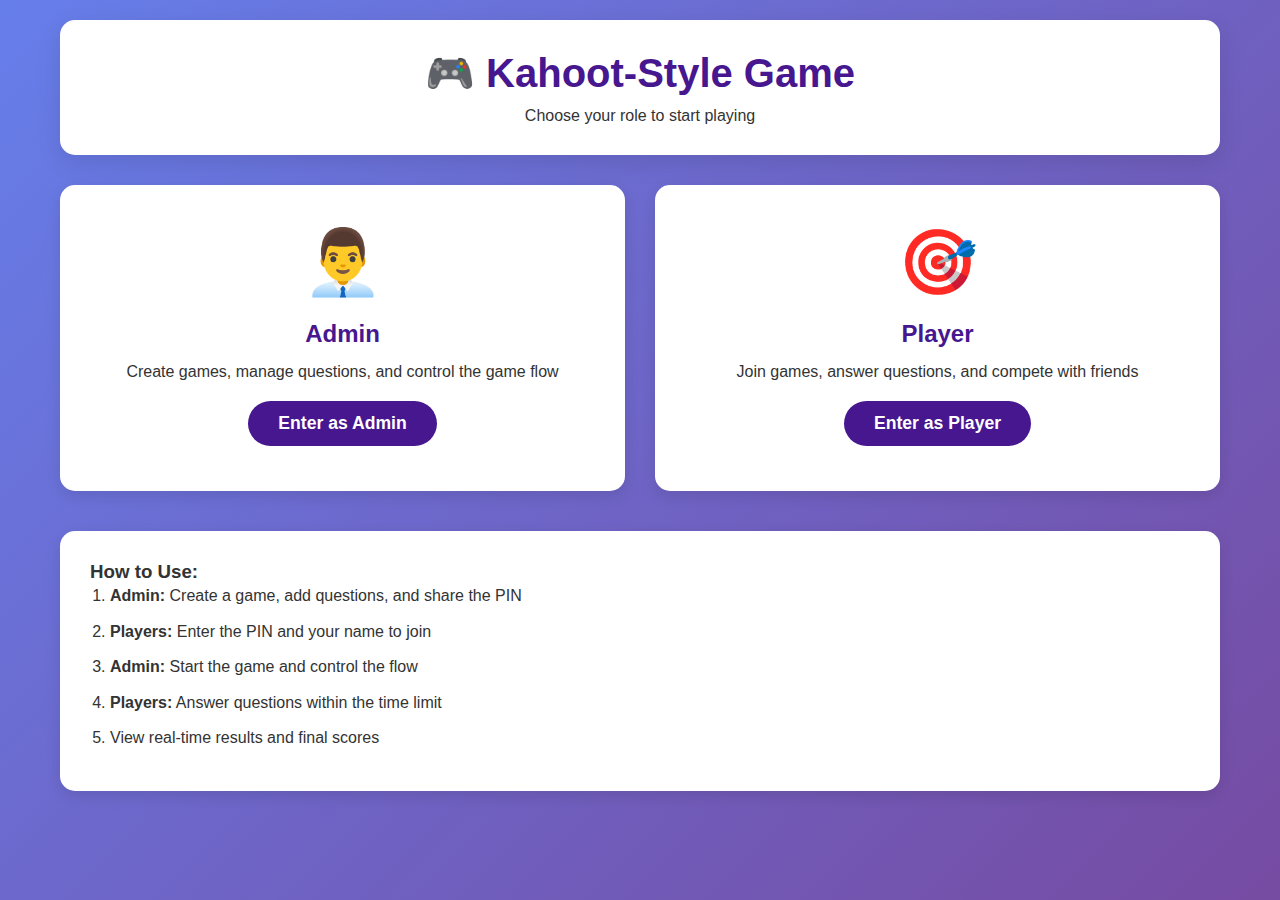
<file: index.html>
<!DOCTYPE html>
<html lang="en">
<head>
    <meta charset="UTF-8">
    <meta name="viewport" content="width=device-width, initial-scale=1.0">
    <title>Kahoot-Style Game</title>
    <link rel="stylesheet" href="styles/main.css">
</head>
<body>
    <div class="container">
        <div class="header">
            <h1>🎮 Kahoot-Style Game</h1>
            <p>Choose your role to start playing</p>
        </div>
        
        <div class="role-selection">
            <div class="role-card" onclick="navigateTo('admin.html')">
                <div class="role-icon">👨‍💼</div>
                <h2>Admin</h2>
                <p>Create games, manage questions, and control the game flow</p>
                <button class="role-btn">Enter as Admin</button>
            </div>
            
            <div class="role-card" onclick="navigateTo('player.html')">
                <div class="role-icon">🎯</div>
                <h2>Player</h2>
                <p>Join games, answer questions, and compete with friends</p>
                <button class="role-btn">Enter as Player</button>
            </div>
        </div>
        
        <div class="instructions">
            <h3>How to Use:</h3>
            <ol>
                <li><strong>Admin:</strong> Create a game, add questions, and share the PIN</li>
                <li><strong>Players:</strong> Enter the PIN and your name to join</li>
                <li><strong>Admin:</strong> Start the game and control the flow</li>
                <li><strong>Players:</strong> Answer questions within the time limit</li>
                <li>View real-time results and final scores</li>
            </ol>
        </div>
    </div>

    <script>
        function navigateTo(page) {
            window.location.href = page;
        }
        
        // Initialize sample data if not exists
        if (!localStorage.getItem('kahootGames')) {
            const sampleGames = {
                '123456': {
                    pin: '123456',
                    name: 'Sample Game',
                    status: 'waiting',
                    currentQuestion: 0,
                    players: {},
                    questions: [
                        {
                            text: "What is the capital of France?",
                            options: ["London", "Berlin", "Paris", "Madrid"],
                            correctAnswer: 3,
                            timeLimit: 20
                        },
                        {
                            text: "Which planet is known as the Red Planet?",
                            options: ["Venus", "Mars", "Jupiter", "Saturn"],
                            correctAnswer: 2,
                            timeLimit: 20
                        }
                    ],
                    createdAt: new Date().toISOString()
                }
            };
            localStorage.setItem('kahootGames', JSON.stringify(sampleGames));
        }
    </script>
</body>
</html>
</file>
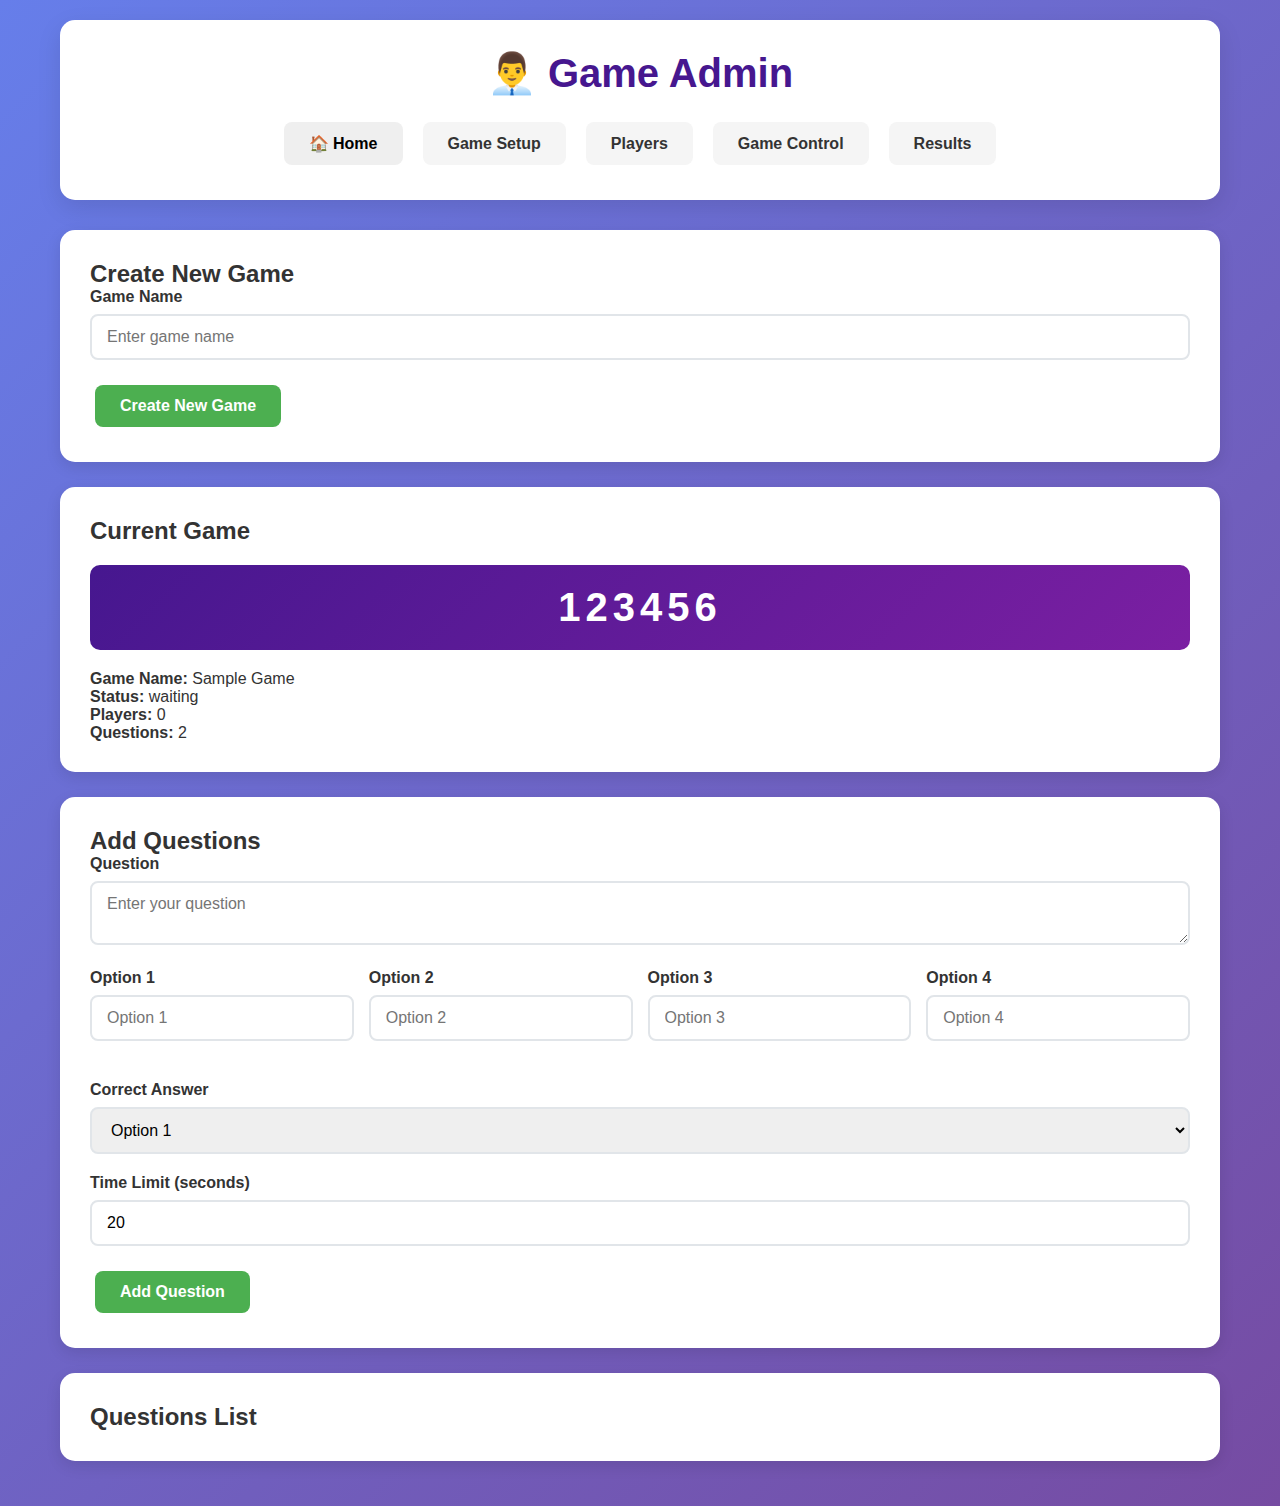
<file: admin.html>
<!DOCTYPE html>
<html lang="en">
<head>
    <meta charset="UTF-8">
    <meta name="viewport" content="width=device-width, initial-scale=1.0">
    <title>Admin - Kahoot Game</title>
    <link rel="stylesheet" href="styles/main.css">
</head>
<body>
    <div class="container">
        <div class="header">
            <h1>👨‍💼 Game Admin</h1>
            <div class="nav-buttons">
                <button onclick="window.location.href='index.html'">🏠 Home</button>
                <button onclick="switchTab('setup')" class="tab-btn active">Game Setup</button>
                <button onclick="switchTab('players')" class="tab-btn">Players</button>
                <button onclick="switchTab('control')" class="tab-btn">Game Control</button>
                <button onclick="switchTab('results')" class="tab-btn">Results</button>
            </div>
        </div>

        <!-- Game Setup Tab -->
        <div id="setup" class="tab-content active">
            <div class="card">
                <h2>Create New Game</h2>
                <div class="form-group">
                    <label for="game-name">Game Name</label>
                    <input type="text" id="game-name" placeholder="Enter game name">
                </div>
                <button onclick="createNewGame()" class="success">Create New Game</button>
            </div>

            <div class="card">
                <h2>Current Game</h2>
                <div class="game-pin" id="current-game-pin">No active game</div>
                <div class="game-info" id="game-info"></div>
            </div>

            <div class="card">
                <h2>Add Questions</h2>
                <div class="form-group">
                    <label for="question-text">Question</label>
                    <textarea id="question-text" placeholder="Enter your question"></textarea>
                </div>
                <div class="options-grid">
                    <div class="form-group">
                        <label for="option1">Option 1</label>
                        <input type="text" id="option1" placeholder="Option 1">
                    </div>
                    <div class="form-group">
                        <label for="option2">Option 2</label>
                        <input type="text" id="option2" placeholder="Option 2">
                    </div>
                    <div class="form-group">
                        <label for="option3">Option 3</label>
                        <input type="text" id="option3" placeholder="Option 3">
                    </div>
                    <div class="form-group">
                        <label for="option4">Option 4</label>
                        <input type="text" id="option4" placeholder="Option 4">
                    </div>
                </div>
                <div class="form-group">
                    <label for="correct-answer">Correct Answer</label>
                    <select id="correct-answer">
                        <option value="1">Option 1</option>
                        <option value="2">Option 2</option>
                        <option value="3">Option 3</option>
                        <option value="4">Option 4</option>
                    </select>
                </div>
                <div class="form-group">
                    <label for="time-limit">Time Limit (seconds)</label>
                    <input type="number" id="time-limit" value="20" min="5" max="60">
                </div>
                <button onclick="addQuestion()" class="success">Add Question</button>
            </div>

            <div class="card">
                <h2>Questions List</h2>
                <div id="questions-list"></div>
            </div>
        </div>

        <!-- Players Tab -->
        <div id="players" class="tab-content">
            <div class="card">
                <h2>Joined Players</h2>
                <div class="player-list" id="players-list">
                    <p class="no-data">No players have joined yet</p>
                </div>
            </div>
        </div>

        <!-- Game Control Tab -->
        <div id="control" class="tab-content">
            <div class="card">
                <h2>Game Control</h2>
                <div class="controls">
                    <button onclick="startGame()" id="start-btn" class="success">Start Game</button>
                    <button onclick="nextQuestion()" id="next-btn" class="hidden">Next Question</button>
                    <button onclick="endGame()" id="end-btn" class="danger hidden">End Game</button>
                </div>
                
                <div id="current-question-display" class="hidden">
                    <h3>Current Question</h3>
                    <div class="question-display">
                        <h4 id="current-question-text"></h4>
                        <div class="timer" id="question-timer">20</div>
                        <div class="options-display" id="current-options"></div>
                    </div>
                </div>
            </div>
        </div>

        <!-- Results Tab -->
        <div id="results" class="tab-content">
            <div class="card">
                <h2>Live Results</h2>
                <div class="leaderboard" id="live-leaderboard">
                    <p class="no-data">Game not started yet</p>
                </div>
            </div>
            
            <div class="card">
                <h2>Question Results</h2>
                <div id="question-results"></div>
            </div>
        </div>
    </div>

    <script src="scripts/admin.js"></script>
</body>
</html>
</file>
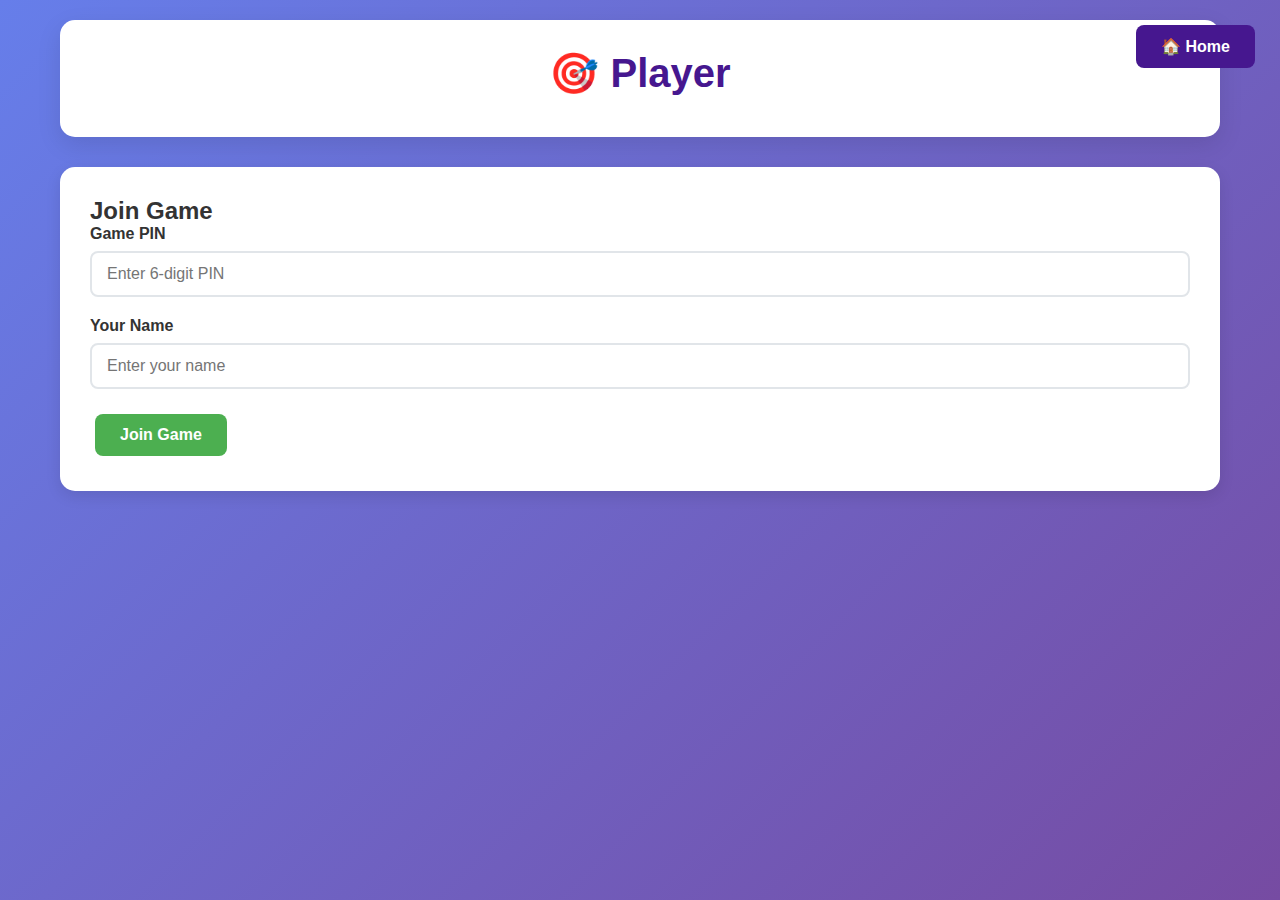
<file: player.html>
<!DOCTYPE html>
<html lang="en">
<head>
    <meta charset="UTF-8">
    <meta name="viewport" content="width=device-width, initial-scale=1.0">
    <title>Player - Kahoot Game</title>
    <link rel="stylesheet" href="styles/main.css">
</head>
<body>
    <div class="container">
        <div class="header">
            <h1>🎯 Player</h1>
            <button onclick="window.location.href='index.html'" class="home-btn">🏠 Home</button>
        </div>

        <!-- Join Screen -->
        <div id="join-screen" class="card">
            <h2>Join Game</h2>
            <div class="form-group">
                <label for="game-pin">Game PIN</label>
                <input type="text" id="game-pin" placeholder="Enter 6-digit PIN" maxlength="6">
            </div>
            <div class="form-group">
                <label for="player-name">Your Name</label>
                <input type="text" id="player-name" placeholder="Enter your name">
            </div>
            <button onclick="joinGame()" class="success">Join Game</button>
        </div>

        <!-- Waiting Screen -->
        <div id="waiting-screen" class="card hidden">
            <h2>Waiting for Game to Start</h2>
            <div class="player-info">
                <p>You've joined as: <strong id="player-display-name"></strong></p>
                <p>Game PIN: <strong id="display-game-pin"></strong></p>
            </div>
            <div class="waiting-message">
                <div class="loading-spinner"></div>
                <p>Waiting for the admin to start the game...</p>
            </div>
            <div class="players-waiting">
                <h3>Players in Lobby:</h3>
                <div class="player-list" id="lobby-players"></div>
            </div>
        </div>

        <!-- Game Screen -->
        <div id="game-screen" class="card hidden">
            <div class="question-header">
                <div class="question-number">Question <span id="q-number">1</span></div>
                <div class="timer-large" id="game-timer">20</div>
            </div>
            
            <div class="question-text" id="game-question-text">
                Question will appear here
            </div>
            
            <div class="options-container" id="game-options">
                <!-- Options will be populated here -->
            </div>
            
            <div class="answer-feedback hidden" id="answer-feedback">
                <!-- Feedback will be shown here -->
            </div>
        </div>

        <!-- Results Screen -->
        <div id="results-screen" class="card hidden">
            <h2>Game Results</h2>
            <div class="player-final-score">
                <h3>Your Final Score: <span id="final-score">0</span> points</h3>
            </div>
            <div class="leaderboard" id="final-leaderboard">
                <!-- Leaderboard will be populated here -->
            </div>
            <div class="controls">
                <button onclick="leaveGame()" class="secondary">Leave Game</button>
                <button onclick="playAgain()" class="success">Play Again</button>
            </div>
        </div>

        <!-- Live Leaderboard -->
        <div id="live-leaderboard-panel" class="card hidden">
            <h3>Live Leaderboard</h3>
            <div class="leaderboard-mini" id="mini-leaderboard">
                <!-- Mini leaderboard will be populated here -->
            </div>
        </div>
    </div>

    <script src="scripts/player.js"></script>
</body>
</html>
</file>
<file: styles/main.css>
:root {
    --primary: #46178f;
    --secondary: #7b1fa2;
    --accent: #e91e63;
    --light: #f5f5f5;
    --dark: #333;
    --success: #4caf50;
    --warning: #ff9800;
    --danger: #f44336;
    --info: #2196f3;
}

* {
    margin: 0;
    padding: 0;
    box-sizing: border-box;
    font-family: 'Segoe UI', Tahoma, Geneva, Verdana, sans-serif;
}

body {
    background: linear-gradient(135deg, #667eea 0%, #764ba2 100%);
    min-height: 100vh;
    color: var(--dark);
}

.container {
    max-width: 1200px;
    margin: 0 auto;
    padding: 20px;
}

.header {
    text-align: center;
    margin-bottom: 30px;
    padding: 30px;
    background: white;
    border-radius: 15px;
    box-shadow: 0 8px 25px rgba(0, 0, 0, 0.1);
}

.header h1 {
    color: var(--primary);
    margin-bottom: 10px;
    font-size: 2.5em;
}

.nav-buttons {
    display: flex;
    justify-content: center;
    gap: 10px;
    flex-wrap: wrap;
    margin-top: 20px;
}

.role-selection {
    display: grid;
    grid-template-columns: repeat(auto-fit, minmax(300px, 1fr));
    gap: 30px;
    margin-bottom: 40px;
}

.role-card {
    background: white;
    padding: 40px 30px;
    border-radius: 15px;
    text-align: center;
    cursor: pointer;
    transition: all 0.3s ease;
    box-shadow: 0 5px 15px rgba(0, 0, 0, 0.1);
}

.role-card:hover {
    transform: translateY(-5px);
    box-shadow: 0 15px 30px rgba(0, 0, 0, 0.2);
}

.role-icon {
    font-size: 4em;
    margin-bottom: 20px;
}

.role-card h2 {
    color: var(--primary);
    margin-bottom: 15px;
}

.role-btn {
    background: var(--primary);
    color: white;
    border: none;
    padding: 12px 30px;
    border-radius: 25px;
    font-size: 1.1em;
    cursor: pointer;
    margin-top: 20px;
    transition: all 0.3s ease;
}

.role-btn:hover {
    background: var(--secondary);
    transform: scale(1.05);
}

.card {
    background: white;
    border-radius: 15px;
    padding: 30px;
    margin-bottom: 25px;
    box-shadow: 0 5px 15px rgba(0, 0, 0, 0.1);
}

.form-group {
    margin-bottom: 20px;
}

label {
    display: block;
    margin-bottom: 8px;
    font-weight: 600;
    color: var(--dark);
}

input, select, textarea {
    width: 100%;
    padding: 12px 15px;
    border: 2px solid #e1e5e9;
    border-radius: 8px;
    font-size: 16px;
    transition: all 0.3s ease;
}

input:focus, select:focus, textarea:focus {
    outline: none;
    border-color: var(--primary);
    box-shadow: 0 0 0 3px rgba(70, 23, 143, 0.1);
}

button {
    padding: 12px 25px;
    border: none;
    border-radius: 8px;
    cursor: pointer;
    font-size: 16px;
    font-weight: 600;
    transition: all 0.3s ease;
    margin: 5px;
}

button.success {
    background: var(--success);
    color: white;
}

button.secondary {
    background: var(--warning);
    color: white;
}

button.danger {
    background: var(--danger);
    color: white;
}

button:hover {
    transform: translateY(-2px);
    box-shadow: 0 5px 15px rgba(0, 0, 0, 0.2);
}

.tab-btn {
    background: var(--light);
    color: var(--dark);
}

.tab-btn.active {
    background: var(--primary);
    color: white;
}

.tab-content {
    display: none;
}

.tab-content.active {
    display: block;
}

.game-pin {
    font-size: 2.5em;
    font-weight: bold;
    text-align: center;
    background: linear-gradient(135deg, var(--primary), var(--secondary));
    color: white;
    padding: 20px;
    border-radius: 10px;
    margin: 20px 0;
    letter-spacing: 5px;
}

.options-grid {
    display: grid;
    grid-template-columns: repeat(auto-fit, minmax(250px, 1fr));
    gap: 15px;
    margin-bottom: 20px;
}

.player-list {
    display: grid;
    grid-template-columns: repeat(auto-fill, minmax(200px, 1fr));
    gap: 15px;
}

.player-card {
    background: var(--light);
    padding: 15px;
    border-radius: 8px;
    text-align: center;
    border-left: 4px solid var(--primary);
}

.leaderboard {
    margin-top: 20px;
}

.leaderboard-item {
    display: flex;
    justify-content: space-between;
    align-items: center;
    padding: 15px 20px;
    margin-bottom: 10px;
    background: var(--light);
    border-radius: 8px;
    border-left: 4px solid transparent;
}

.leaderboard-item.you {
    background: var(--primary);
    color: white;
    border-left-color: var(--accent);
}

.position {
    font-weight: bold;
    font-size: 1.2em;
    margin-right: 15px;
}

.timer {
    font-size: 3em;
    font-weight: bold;
    text-align: center;
    color: var(--accent);
    margin: 20px 0;
}

.timer-large {
    font-size: 4em;
    font-weight: bold;
    color: var(--accent);
    text-align: center;
}

.question-header {
    display: flex;
    justify-content: space-between;
    align-items: center;
    margin-bottom: 30px;
    padding-bottom: 15px;
    border-bottom: 2px solid var(--light);
}

.question-text {
    font-size: 1.5em;
    text-align: center;
    margin-bottom: 30px;
    line-height: 1.6;
}

.options-container {
    display: grid;
    grid-template-columns: repeat(auto-fit, minmax(280px, 1fr));
    gap: 20px;
    margin-bottom: 30px;
}

.option {
    padding: 20px;
    background: var(--light);
    border-radius: 10px;
    cursor: pointer;
    text-align: center;
    font-weight: 600;
    font-size: 1.1em;
    transition: all 0.3s ease;
    border: 3px solid transparent;
}

.option:hover {
    transform: translateY(-3px);
    box-shadow: 0 5px 15px rgba(0, 0, 0, 0.1);
}

.option.selected {
    background: var(--primary);
    color: white;
    border-color: var(--accent);
}

.controls {
    display: flex;
    justify-content: center;
    gap: 15px;
    flex-wrap: wrap;
    margin: 20px 0;
}

.hidden {
    display: none !important;
}

.no-data {
    text-align: center;
    color: #666;
    font-style: italic;
    padding: 40px;
}

.loading-spinner {
    border: 4px solid #f3f3f3;
    border-top: 4px solid var(--primary);
    border-radius: 50%;
    width: 40px;
    height: 40px;
    animation: spin 1s linear infinite;
    margin: 0 auto 20px;
}

@keyframes spin {
    0% { transform: rotate(0deg); }
    100% { transform: rotate(360deg); }
}

.waiting-message {
    text-align: center;
    padding: 30px;
    background: var(--light);
    border-radius: 10px;
    margin: 20px 0;
}

.instructions {
    background: white;
    padding: 30px;
    border-radius: 15px;
    box-shadow: 0 5px 15px rgba(0, 0, 0, 0.1);
}

.instructions ol {
    margin-left: 20px;
}

.instructions li {
    margin-bottom: 10px;
    line-height: 1.6;
}

.home-btn {
    position: absolute;
    top: 20px;
    right: 20px;
    background: var(--primary);
    color: white;
}

@media (max-width: 768px) {
    .container {
        padding: 10px;
    }
    
    .header {
        padding: 20px;
    }
    
    .header h1 {
        font-size: 2em;
    }
    
    .role-selection {
        grid-template-columns: 1fr;
    }
    
    .nav-buttons {
        flex-direction: column;
    }
    
    .options-grid {
        grid-template-columns: 1fr;
    }
    
    .player-list {
        grid-template-columns: 1fr;
    }
    
    .options-container {
        grid-template-columns: 1fr;
    }
    
    .question-header {
        flex-direction: column;
        gap: 15px;
    }
    
    .timer-large {
        font-size: 3em;
    }
}
</file>
